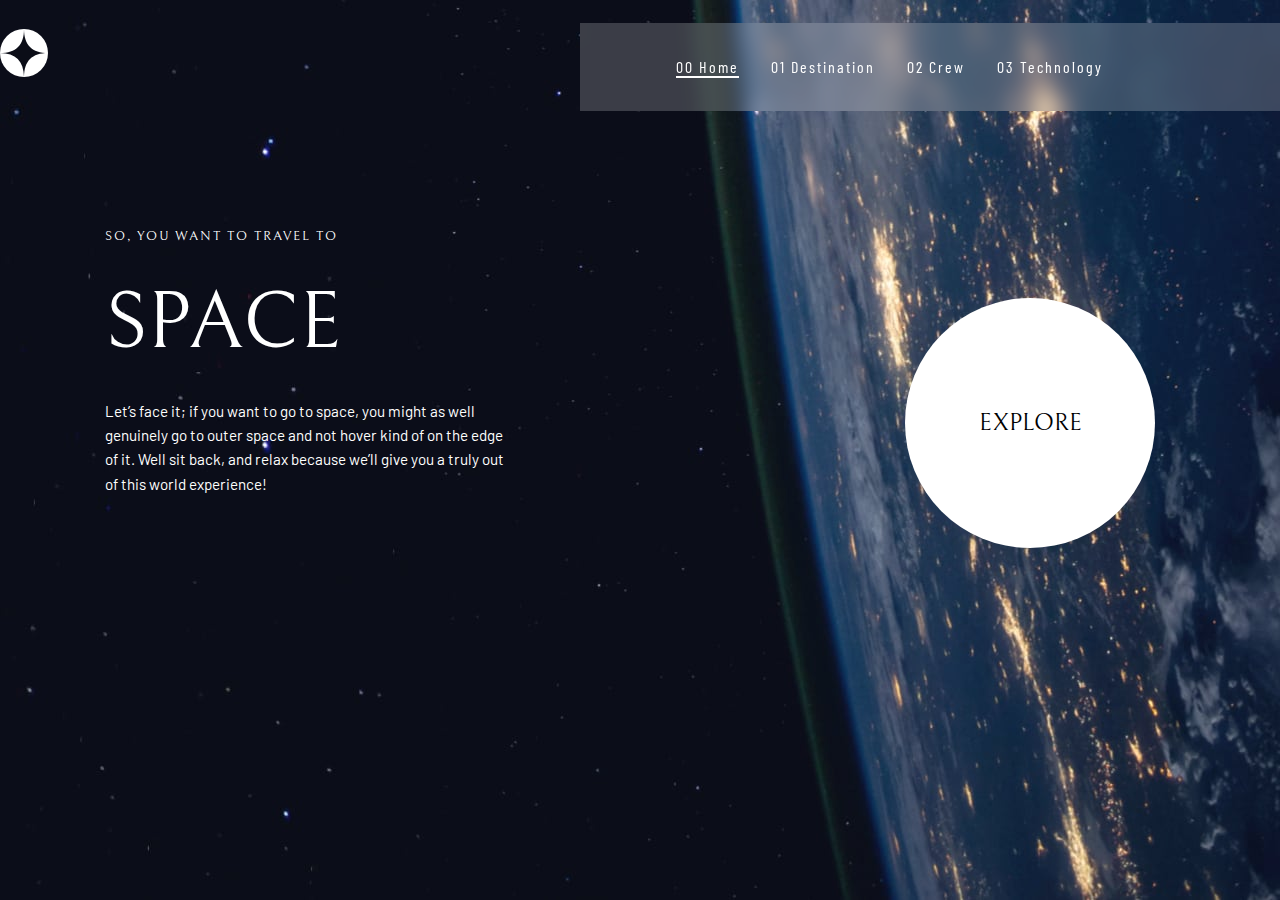
<file: starter-code/index.html>
<!DOCTYPE html>
<html lang="en">
<head>
    <meta charset="UTF-8">
    <meta name="viewport" content="width=device-width, initial-scale=1.0">
    <title>Space Tourism</title>
    <link rel="stylesheet" href="styles.css">
    <link rel="stylesheet" href="https://cdnjs.cloudflare.com/ajax/libs/font-awesome/6.4.0/css/all.min.css">
    <link href="https://fonts.googleapis.com/css2?family=Barlow:wght@400&family=Barlow+Condensed:wght@400;700&family=Bellefair&display=swap" rel="stylesheet">
    <link rel="icon" type="image/png" sizes="32x32" href="./assets/favicon-32x32.png">
</head>
<body>
    <header>
        <div class="logo">
            <img src="assets/shared/logo.svg" alt="Space Tourism Logo">

        </div>
                

        <nav>
            
             
            <ul>
                <li><a href="index.html" class="active"><span>00</span> Home</a></li>
                <li><a href="destination-europa.html"><span>01</span> Destination</a></li>
                <li><a href="crew-commander.html"><span>02</span> Crew</a></li>
                <li><a href="technology-capsule.html"><span>03</span> Technology</a></li>
            </ul>
        </nav>
         <button class="nav-toggle" aria-label="Toggle menu" aria-expanded="false">
                          <span class="line"></span>
                          <span class="line"></span>
                          <span class="line"></span>
                 </button>
    </header>

    <main class="home">
        <section class="text-section">
            <h5>So, you want to travel to</h5>
            <h1>Space</h1>
            <p>
                Let’s face it; if you want to go to space, you might as well genuinely go to 
                outer space and not hover kind of on the edge of it. Well sit back, and relax 
                because we’ll give you a truly out of this world experience!
            </p>
        </section>
        <section class="explore-btn">
            <a href="destination.html">Explore</a>
        </section>
    </main>

    <script src="script.js"></script>
</body>
</html>
</file>
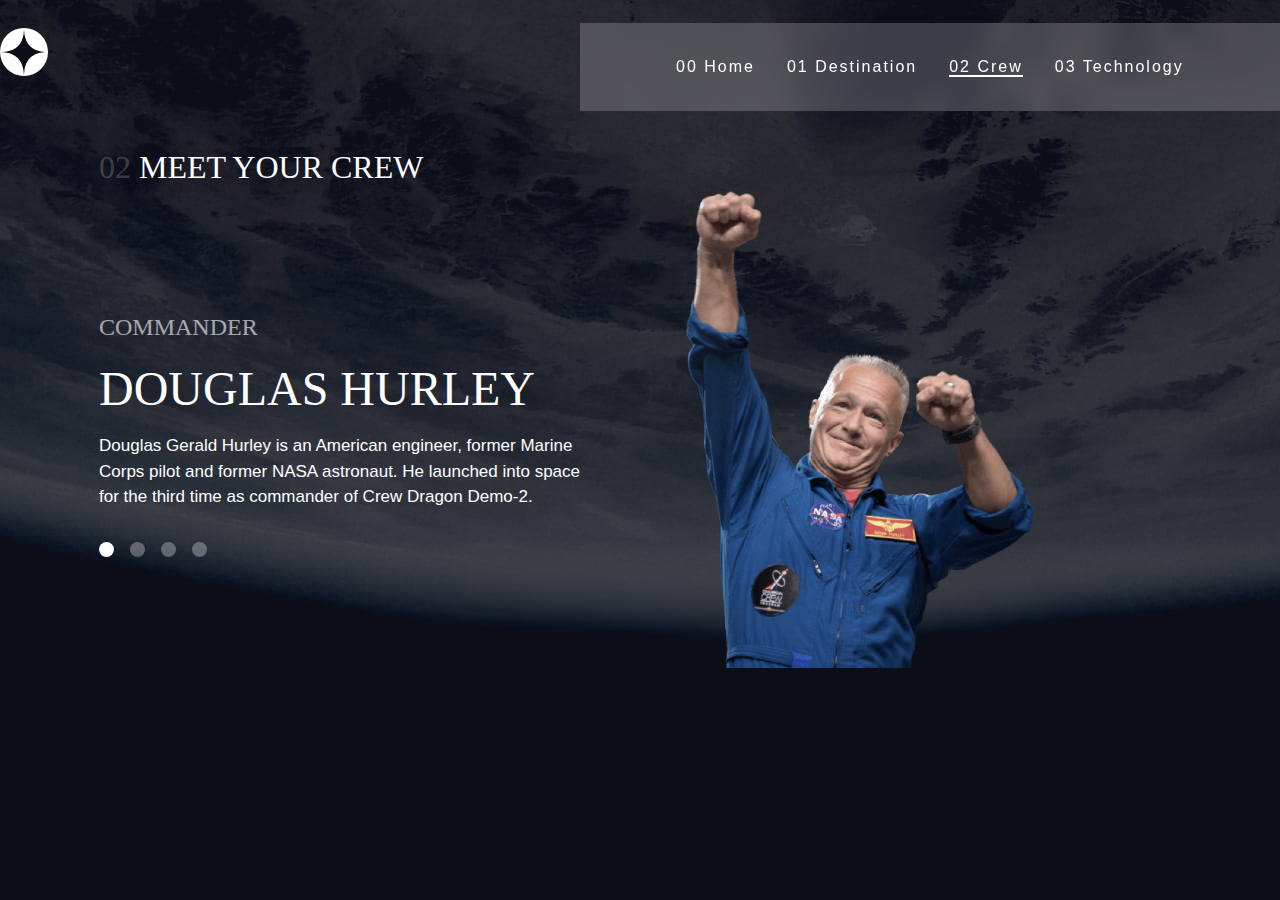
<file: starter-code/crew-commander.html>
<!DOCTYPE html>
<html lang="en">
<head>
    <meta charset="UTF-8">
    <meta name="viewport" content="width=device-width, initial-scale=1.0">
    <title>Crew | Space Tourism</title>
    
    <link rel="icon" type="image/png" sizes="32x32" href="./assets/favicon-32x32.png">
    <link rel="stylesheet" href="styles.css">
</head>
<body class="crew-body">
    <!-- Header -->
    <header>
        <div class="logo">
            <img src="assets/shared/logo.svg" alt="Logo">
        </div>
        <nav>
            <ul>
                <li><a href="index.html">00 Home</a></li>
                <li><a href="destination-europa.html">01 Destination</a></li>
                <li><a href="crew-commander.html" class="active">02 Crew</a></li>
                <li><a href="technology-capsule.html">03 Technology</a></li>
            </ul>
        </nav>
         <button class="nav-toggle" aria-label="Toggle menu" aria-expanded="false">
                          <span class="line"></span>
                          <span class="line"></span>
                          <span class="line"></span>
                 </button>
    </header>

    <!-- Main Content --> 
    <main class="crew-main">
        
        <h1 class="page-title"><span>02</span> MEET YOUR CREW</h1>

        <div class="crew-layout">
            <!-- Crew Info -->
            <div class="crew-info">
                <h2 id="crew-role">Commander</h2>
                <h3 id="crew-name">Douglas Hurley</h3>
                <p id="crew-bio">
                    Douglas Gerald Hurley is an American engineer, former Marine Corps pilot 
                    and former NASA astronaut. He launched into space for the third time as 
                    commander of Crew Dragon Demo-2.
                </p>

                <!-- Crew Selector -->
                <div class="crew-selector">
                    <button class="crew-dot active" data-crew="commander"></button>
                    <button class="crew-dot" data-crew="specialist"></button>
                    <button class="crew-dot" data-crew="pilot"></button>
                    <button class="crew-dot" data-crew="engineer"></button>
                </div>
            </div>
 
            <!-- Crew Image -->
            <div class="crew-image">
                <img id="crew-img" src="assets/crew/image-douglas-hurley.png" alt="Crew Member">
            </div>
        </div>
    </main>

    <script src="script.js"></script>
</body>
</html>
</file>
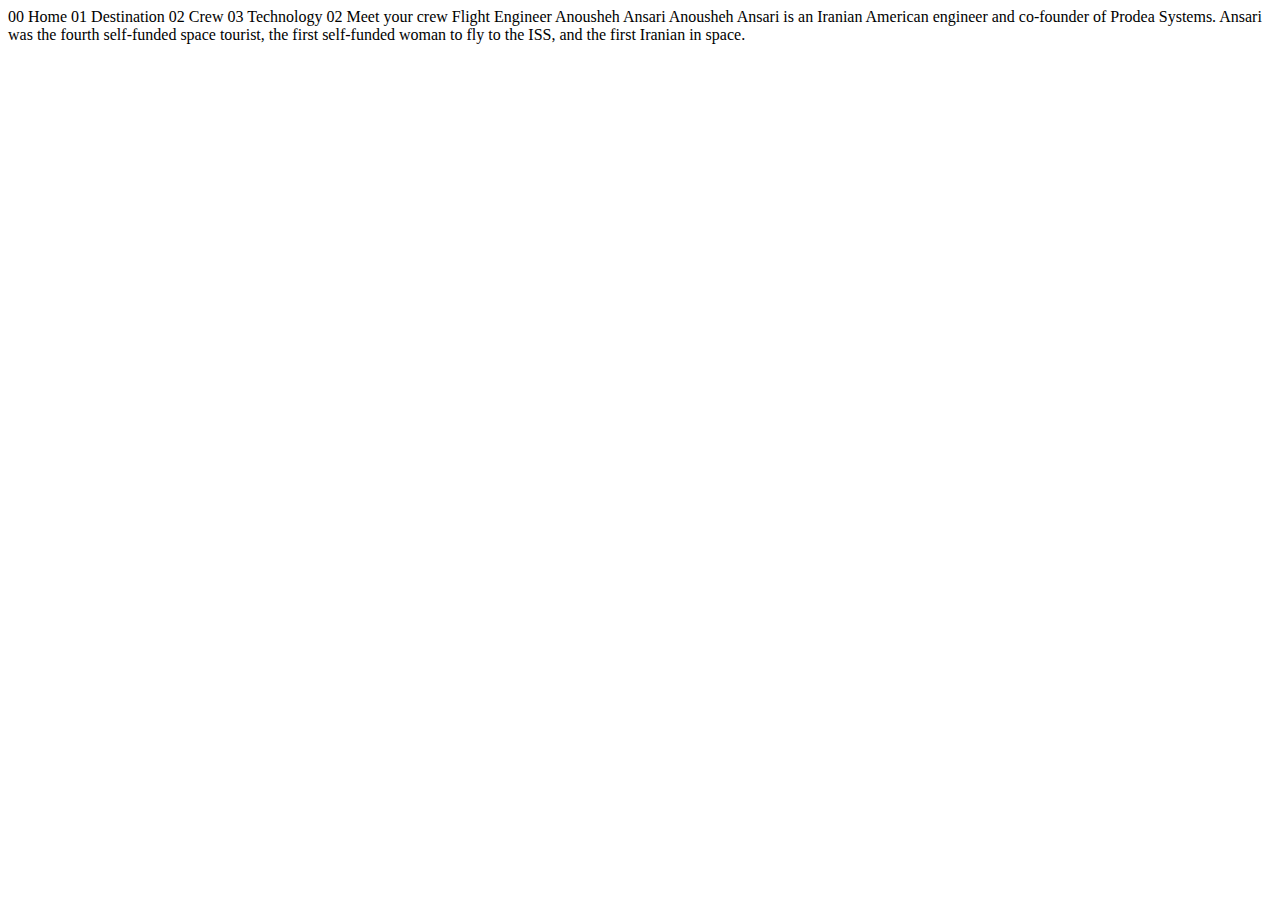
<file: starter-code/crew-engineer.html>
<!DOCTYPE html>
<html lang="en">
<head>
  <meta charset="UTF-8">
  <meta name="viewport" content="width=device-width, initial-scale=1.0">

  <link rel="icon" type="image/png" sizes="32x32" href="./assets/favicon-32x32.png">
  
  <title>Frontend Mentor | Space tourism website</title>
</head>
<body>

  00 Home
  01 Destination
  02 Crew
  03 Technology

  02 Meet your crew

  Flight Engineer
  Anousheh Ansari

  Anousheh Ansari is an Iranian American engineer and co-founder of Prodea Systems. 
  Ansari was the fourth self-funded space tourist, the first self-funded woman to 
  fly to the ISS, and the first Iranian in space. 
</body>
</html>
</file>
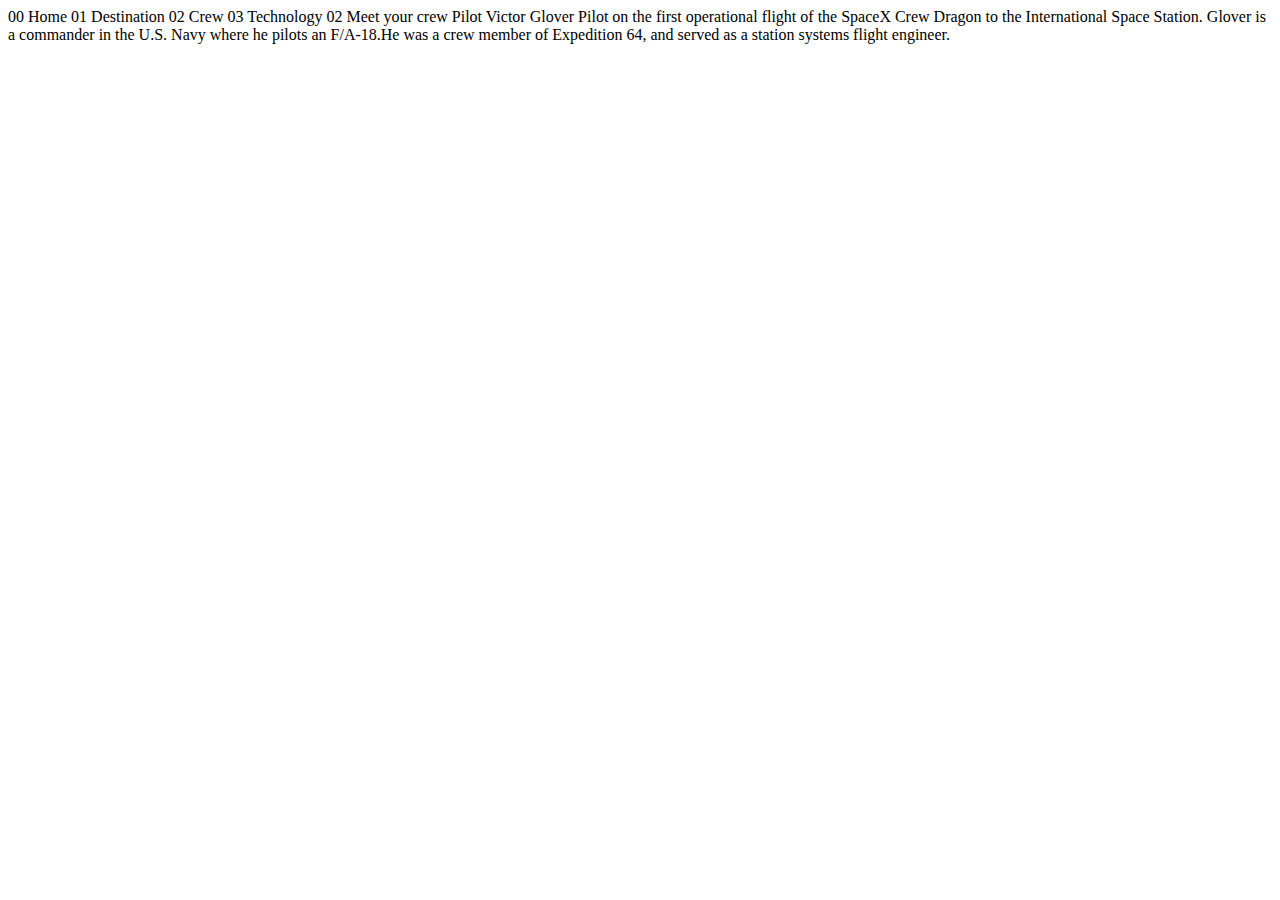
<file: starter-code/crew-pilot.html>
<!DOCTYPE html>
<html lang="en">
<head>
  <meta charset="UTF-8">
  <meta name="viewport" content="width=device-width, initial-scale=1.0">

  <link rel="icon" type="image/png" sizes="32x32" href="./assets/favicon-32x32.png">
  
  <title>Frontend Mentor | Space tourism website</title>
</head>
<body>

  00 Home
  01 Destination
  02 Crew
  03 Technology

  02 Meet your crew

  Pilot
  Victor Glover

  Pilot on the first operational flight of the SpaceX Crew Dragon to the 
  International Space Station. Glover is a commander in the U.S. Navy where 
  he pilots an F/A-18.He was a crew member of Expedition 64, and served as a 
  station systems flight engineer. 
</body>
</html>
</file>
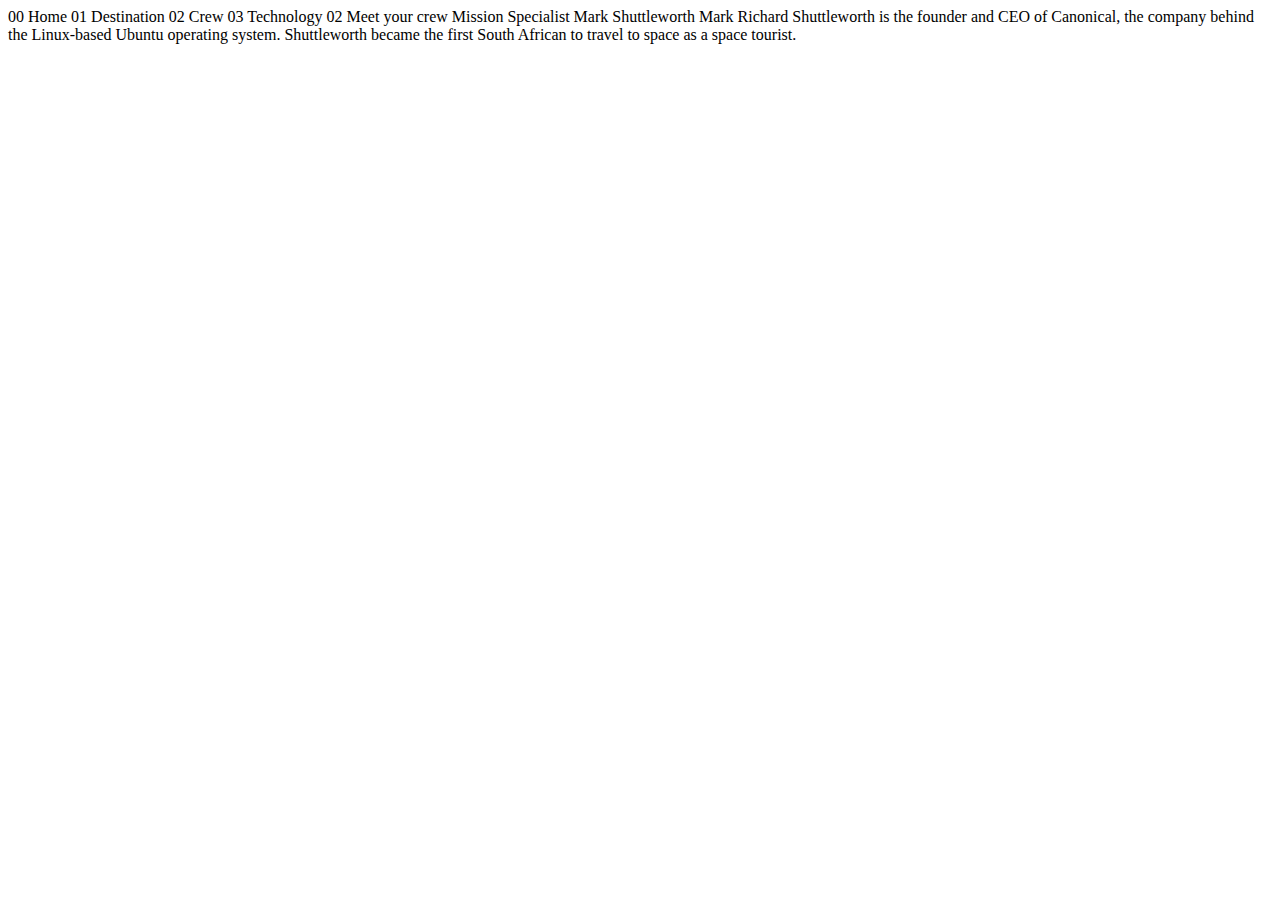
<file: starter-code/crew-specialist.html>
<!DOCTYPE html>
<html lang="en">
<head>
  <meta charset="UTF-8">
  <meta name="viewport" content="width=device-width, initial-scale=1.0">

  <link rel="icon" type="image/png" sizes="32x32" href="./assets/favicon-32x32.png">
  
  <title>Frontend Mentor | Space tourism website</title>
</head>
<body>

  00 Home
  01 Destination
  02 Crew
  03 Technology

  02 Meet your crew

  Mission Specialist
  Mark Shuttleworth

  Mark Richard Shuttleworth is the founder and CEO of Canonical, the company behind 
  the Linux-based Ubuntu operating system. Shuttleworth became the first South 
  African to travel to space as a space tourist.
</body>
</html>
</file>
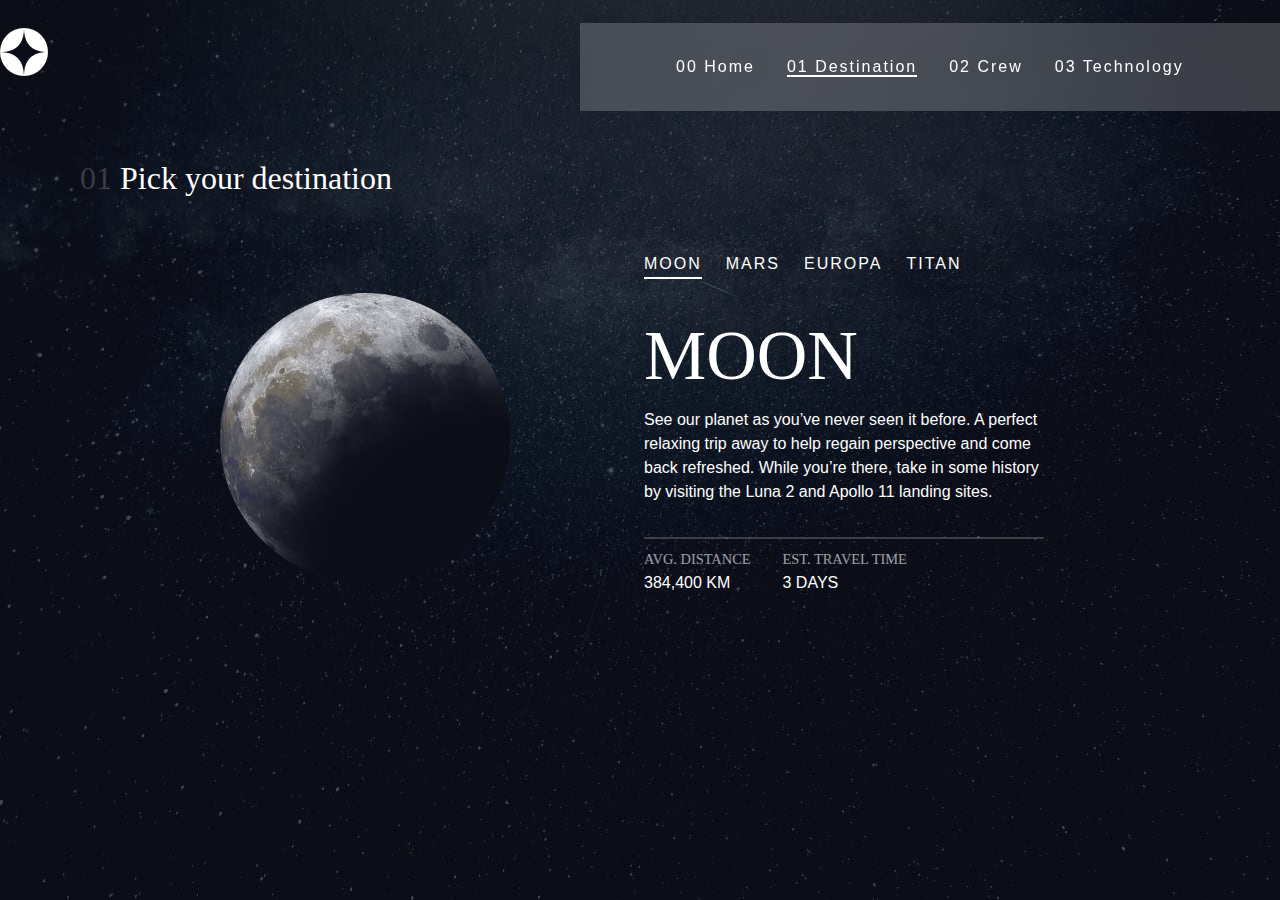
<file: starter-code/destination-europa.html>
<!DOCTYPE html>
<html lang="en">
<head>
    <meta charset="UTF-8">
    <meta name="viewport" content="width=device-width, initial-scale=1.0">
    <title>Destination | Space Tourism</title>
    <link rel="stylesheet" href="styles.css">
</head>
<body class="destination-body">
    <!-- Header -->
    <header>
        <div class="logo">
            <img src="assets/shared/logo.svg" alt="Logo">
        </div>
        
        <nav>
            <ul>
                <li><a href="index.html">00 Home</a></li>
                <li><a href="destination-europa.html" class="active">01 Destination</a></li>
                <li><a href="crew-commander.html">02 Crew</a></li>
                <li><a href="technology-capsule.html">03 Technology</a></li>
            </ul>
        </nav>
         <button class="nav-toggle" aria-label="Toggle menu" aria-expanded="false">
                          <span class="line"></span>
                          <span class="line"></span>
                          <span class="line"></span>
                 </button>
    </header>

    <!-- Main -->
    <main class="destination-main">
      
        <h1 class="page-title"><span>01</span> Pick your destination</h1>

        <div class="destination-layout">
            <!-- Destination Image -->
            <div class="destination-image">
                <img id="planet-img" src="assets/destination/image-moon.png" alt="Moon">
            </div>

            <!-- Destination Info -->
            <div class="destination-info">
                <!-- Tabs -->
                <div class="destination-tabs">
                    <button class="dest-btn active" data-planet="moon">Moon</button>
                    <button class="dest-btn" data-planet="mars">Mars</button>
                    <button class="dest-btn" data-planet="europa">Europa</button>
                    <button class="dest-btn" data-planet="titan">Titan</button>
                </div>

                <!-- Planet Content -->
                <h2 id="planet-name">MOON</h2>
                <p id="planet-description">
                    See our planet as you’ve never seen it before. A perfect relaxing trip away to help regain perspective 
                    and come back refreshed. While you’re there, take in some history by visiting the Luna 2 and Apollo 11 
                    landing sites.
                </p>
                   <div class="border"></div>
                <div class="destination-stats">
                  
                    <div>
                        <h3>Avg. Distance</h3>
                        <p id="planet-distance">384,400 KM</p>
                    </div>
                    <div>
                        <h3>Est. Travel Time</h3>
                        <p id="planet-time">3 DAYS</p>
                    </div>
                </div>
            </div>
        </div>
    </main>

    <script src="script.js"></script>
</body>
</html>
</file>
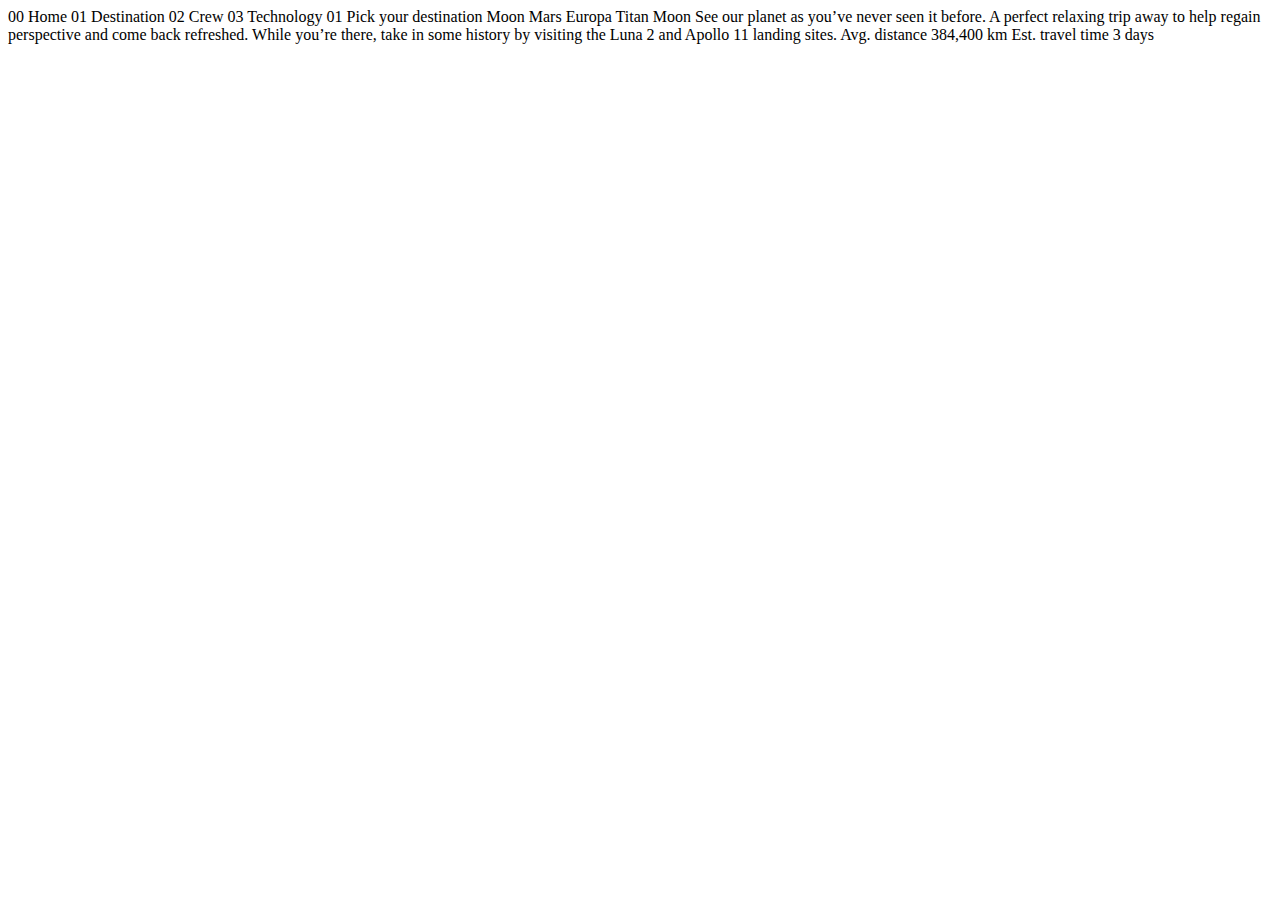
<file: starter-code/destination-moon.html>
<!DOCTYPE html>
<html lang="en">
<head>
  <meta charset="UTF-8">
  <meta name="viewport" content="width=device-width, initial-scale=1.0">

  <link rel="icon" type="image/png" sizes="32x32" href="./assets/favicon-32x32.png">
  
  <title>Frontend Mentor | Space tourism website</title>
</head>
<body>

  00 Home
  01 Destination
  02 Crew
  03 Technology

  01 Pick your destination

  Moon
  Mars
  Europa
  Titan

  Moon

  See our planet as you’ve never seen it before. A perfect relaxing trip away to help 
  regain perspective and come back refreshed. While you’re there, take in some history 
  by visiting the Luna 2 and Apollo 11 landing sites.

  Avg. distance
  384,400 km

  Est. travel time
  3 days
</body>
</html>
</file>
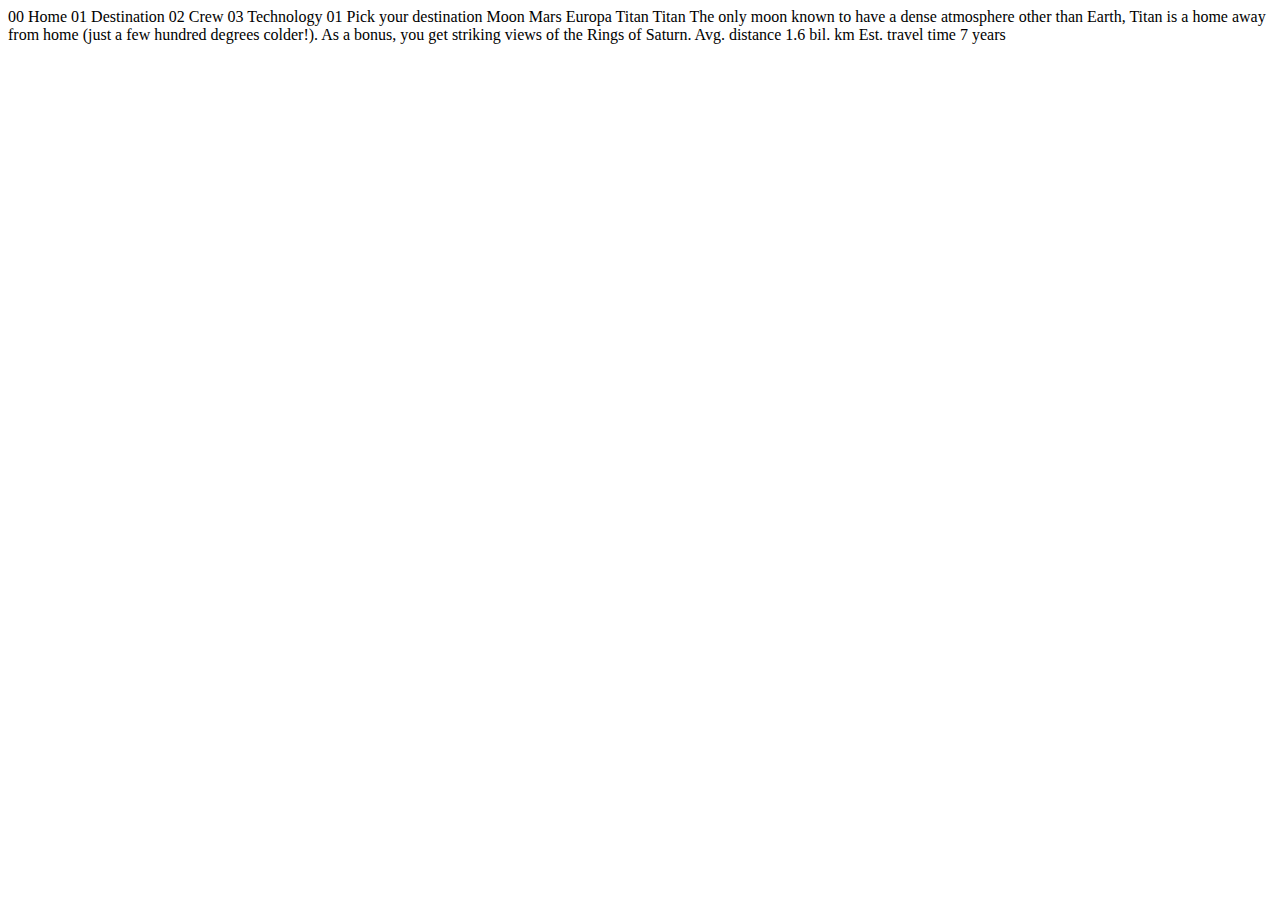
<file: starter-code/destination-titan.html>
<!DOCTYPE html>
<html lang="en">
<head>
  <meta charset="UTF-8">
  <meta name="viewport" content="width=device-width, initial-scale=1.0">

  <link rel="icon" type="image/png" sizes="32x32" href="./assets/favicon-32x32.png">
  
  <title>Frontend Mentor | Space tourism website</title>
</head>
<body>

  00 Home
  01 Destination
  02 Crew
  03 Technology

  01 Pick your destination

  Moon
  Mars
  Europa
  Titan

  Titan

  The only moon known to have a dense atmosphere other than Earth, Titan 
  is a home away from home (just a few hundred degrees colder!). As a 
  bonus, you get striking views of the Rings of Saturn.

  Avg. distance
  1.6 bil. km

  Est. travel time
  7 years
</body>
</html>
</file>
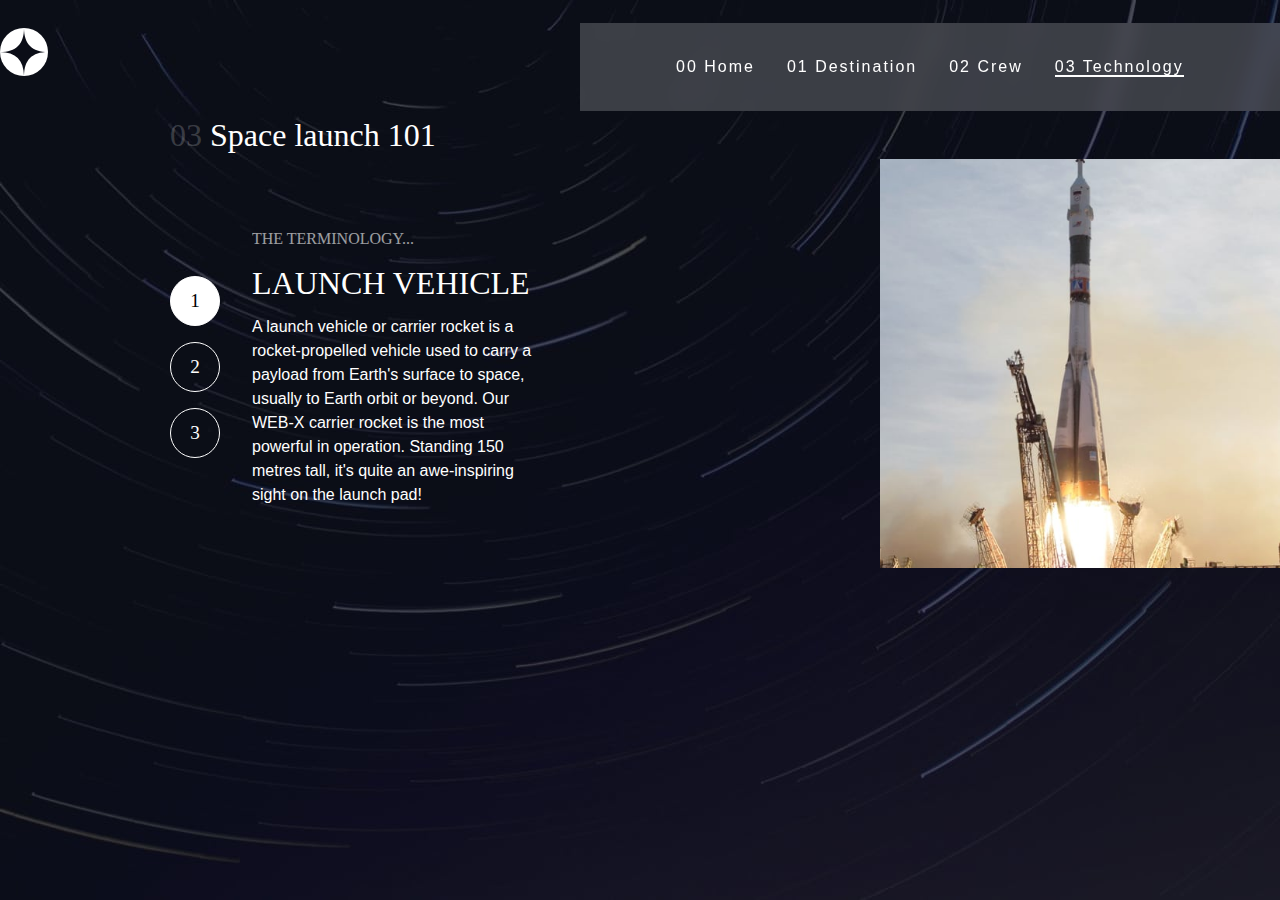
<file: starter-code/technology-capsule.html>
<!DOCTYPE html>
<html lang="en">
<head>
    <meta charset="UTF-8">
    <meta name="viewport" content="width=device-width, initial-scale=1.0">
    <title>Technology | Space Tourism</title>
    
    <link rel="icon" type="image/png" sizes="32x32" href="./assets/favicon-32x32.png">
    <link rel="stylesheet" href="styles.css">
</head>
<body class="technology-body">
    <!-- Header -->
    <header>
        <div class="logo">
            <img src="assets/shared/logo.svg" alt="Logo">
        </div>
        <nav>
            <ul>
                <li><a href="index.html">00 Home</a></li>
                <li><a href="destination-europa.html">01 Destination</a></li>
                <li><a href="crew-commander.html">02 Crew</a></li>
                <li><a href="technology-capsule.html" class="active">03 Technology</a></li>
            </ul>
        </nav>
         <button class="nav-toggle" aria-label="Toggle menu" aria-expanded="false">
                          <span class="line"></span>
                          <span class="line"></span>
                          <span class="line"></span>
                 </button>
    </header>

    <!-- Main Content -->
    <main class="technology-main">
        <h1 class="page-title"><span>03</span> Space launch 101</h1>

        <div class="technology-layout">
            <!-- Technology Selector -->
            <div class="technology-selector">
                <button class="tech-btn active" data-tech="vehicle">1</button>
                <button class="tech-btn" data-tech="spaceport">2</button>
                <button class="tech-btn" data-tech="capsule">3</button>
            </div>

            <!-- Technology Info -->
            <div class="technology-info">
                <h2>The terminology...</h2>
                <h3 id="tech-name">Launch vehicle</h3>
                <p id="tech-description">
                    A launch vehicle or carrier rocket is a rocket-propelled vehicle used to carry a payload 
                    from Earth's surface to space, usually to Earth orbit or beyond. Our WEB-X carrier rocket 
                    is the most powerful in operation. Standing 150 metres tall, it's quite an awe-inspiring sight on the launch pad!
                </p>
            </div>

            <!-- Technology Image -->
            <div class="technology-image">
                <img id="tech-img" src="assets/technology/image-launch-vehicle-portrait.jpg" alt="Launch Vehicle">
            </div>
        </div>
    </main>

    <script src="script.js"></script>
</body>
</html>
</file>
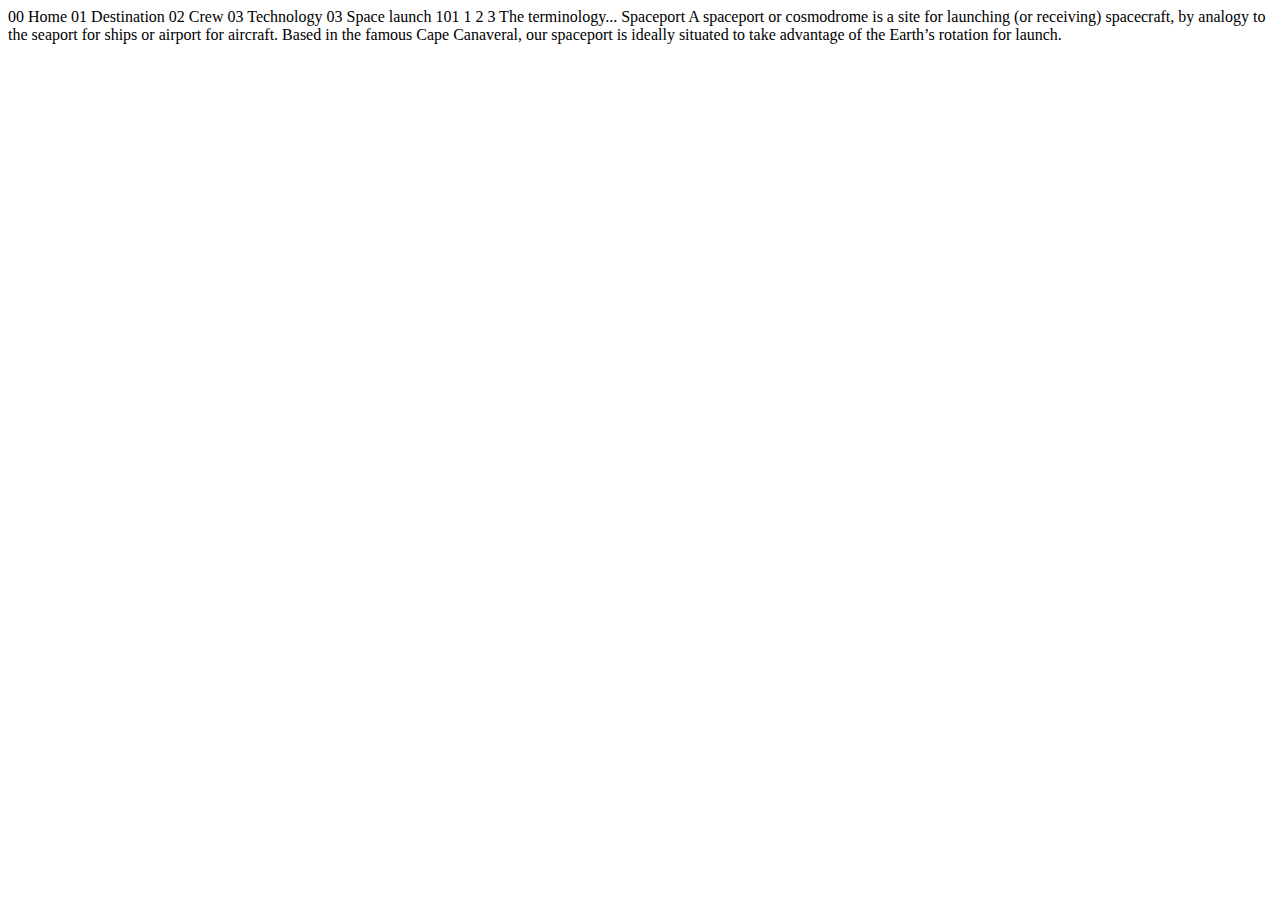
<file: starter-code/technology-spaceport.html>
<!DOCTYPE html>
<html lang="en">
<head>
  <meta charset="UTF-8">
  <meta name="viewport" content="width=device-width, initial-scale=1.0">

  <link rel="icon" type="image/png" sizes="32x32" href="./assets/favicon-32x32.png">
  
  <title>Frontend Mentor | Space tourism website</title>
</head>
<body>

  00 Home
  01 Destination
  02 Crew
  03 Technology

  03 Space launch 101

  1
  2
  3

  The terminology...
  Spaceport

  A spaceport or cosmodrome is a site for launching (or receiving) spacecraft, 
  by analogy to the seaport for ships or airport for aircraft. Based in the 
  famous Cape Canaveral, our spaceport is ideally situated to take advantage 
  of the Earth’s rotation for launch.
</body>
</html>
</file>
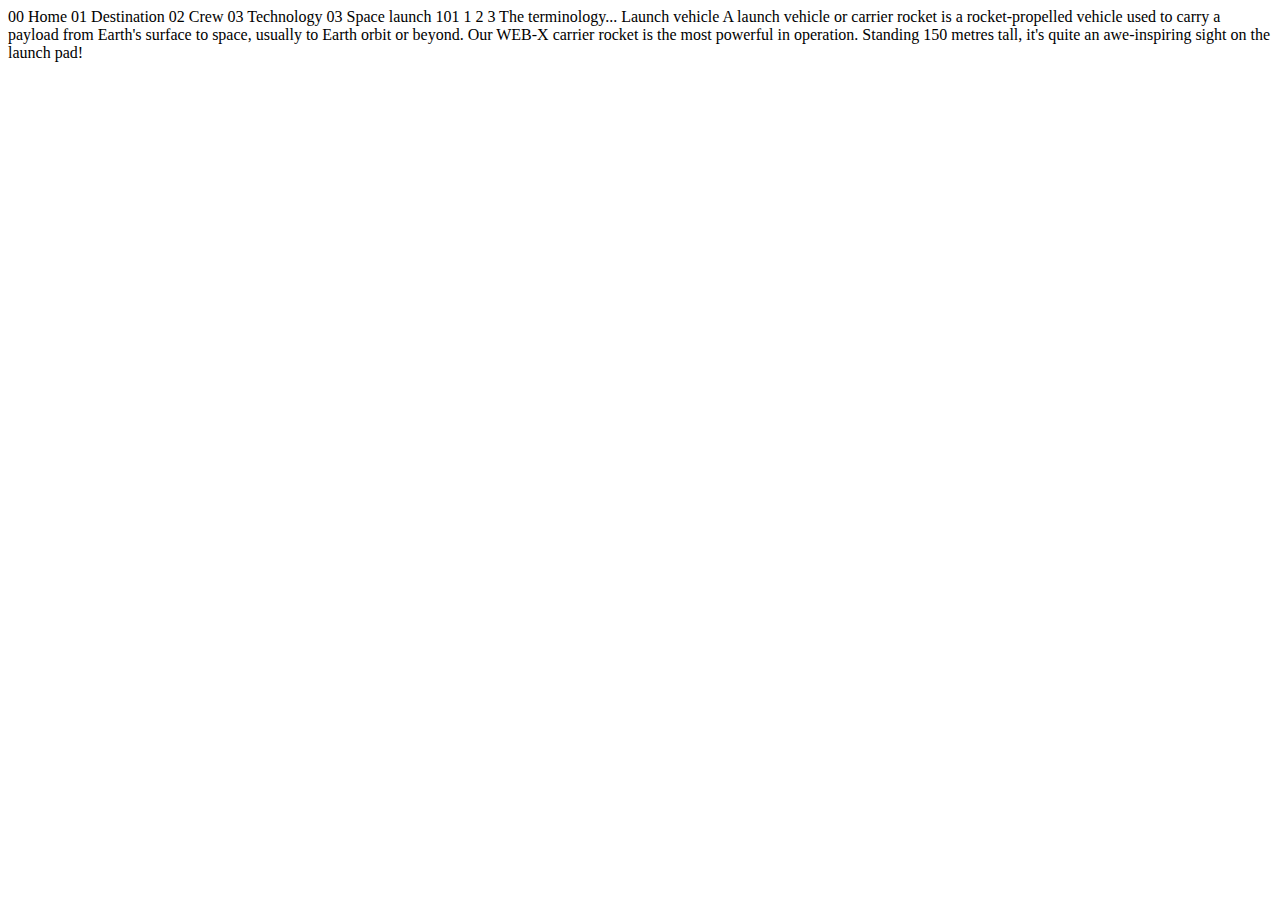
<file: starter-code/technology-vehicle.html>
<!DOCTYPE html>
<html lang="en">
<head>
  <meta charset="UTF-8">
  <meta name="viewport" content="width=device-width, initial-scale=1.0">

  <link rel="icon" type="image/png" sizes="32x32" href="./assets/favicon-32x32.png">
  
  <title>Frontend Mentor | Space tourism website</title>
</head>
<body>

  00 Home
  01 Destination
  02 Crew
  03 Technology

  03 Space launch 101

  1
  2
  3

  The terminology...
  Launch vehicle

  A launch vehicle or carrier rocket is a rocket-propelled vehicle used to carry a 
  payload from Earth's surface to space, usually to Earth orbit or beyond. Our 
  WEB-X carrier rocket is the most powerful in operation. Standing 150 metres tall, 
  it's quite an awe-inspiring sight on the launch pad!
</body>
</html>
</file>
<file: starter-code/styles.css>
* {
    margin: 0;
    padding: 0;
    box-sizing: border-box;
}
/* Headings & Buttons */
h1, h2, h3, h4, h5, button, .explore-btn a {
    font-family: 'Bellefair', serif;
    font-weight: 400;
}

/* Subheadings, nav links, tabs */
nav a, .destination-tabs button, .crew-selector button {
    font-family: 'Barlow Condensed', sans-serif;
    font-weight: 400;
    letter-spacing: 2px;
}

/* Body text */
body, p {
    font-family: 'Barlow', sans-serif;
    font-weight: 400;
    line-height: 1.5;
}

body {
    
    color: white;
    background: url('assets/home/background-home-desktop.jpg') no-repeat center center/cover;
    min-height: 100vh;
}

header {
    display: flex;
    align-items: center;
    justify-content: space-between;
   
}
nav{
    padding: 2rem 6rem;
    margin-top: 23px;
    width: 700px;
     backdrop-filter: blur(10px);
     background-color: #ffffff33;
}
header ul {
    list-style: none;
    display: flex;
    gap: 2rem;
}

header a {
    color: white;
    text-decoration: none;
    
}

header a.active {
    border-bottom: 2px solid white;
    position: relative;

}
    
.home {
    display: flex;
    justify-content: space-between;
    align-items: center;
    padding: 4rem 2rem;
}

.text-section {
    max-width: 400px;
    margin-left: 73px;
}

.text-section h5 {
    
    letter-spacing: 2px;
    text-transform: uppercase;
}

.text-section h1 {
    font-size: 5rem;
    text-transform: uppercase;
    margin: 1rem 0;
}

.text-section p {
    line-height: 1.6;
    font-size: .95rem;
}
.explore-btn {
    display: flex;
    justify-content: center;
    align-items: center;
    width: 250px;
    height: 250px;
    background: white;
    color: black;
    border-radius: 50%;
    font-size: 2rem;
    margin-top:  123px;
    margin-right:  93px;
    text-transform: uppercase;
    text-decoration: none;
    transition: box-shadow 0.3s ease;
}
.explore-btn a {
    display: inline-block;
    background: white;
    color: black;
    padding: 2rem 3rem;
    border-radius: 50%;
    font-size: 1.5rem;
    text-transform: uppercase;
    text-decoration: none;
}

    .destination-stats {
        flex-direction: row; /* Stats side by side on bigger screens */
    }
/* Destination Page */
body.destination-body {
    background: url('assets/destination/background-destination-desktop.jpg') no-repeat center center/cover;
    color: white;
}

.destination-layout {
    display: flex;
    gap: 4rem;
    align-items: center;
}

.destination-tabs {
    display: flex;
    gap: 1.5rem;
    margin-bottom: 1.5rem;
    
}

.dest-btn {
    background: transparent;
    border: none;
    color: white;
    font-size: 1rem;
    text-transform: uppercase;
    letter-spacing: 2px;
    cursor: pointer;
    padding-bottom: 0.25rem;
    border-bottom: 2px solid transparent;
}
.destination-info{
    width: 400px;
}
.destination-info h2{
    font-size: 70px;
}
.destination-info p{
    margin-bottom: 33px;
    line-height: 1.5;
}
.dest-btn.active {
    border-color: white;
}

.destination-stats {
    display: flex;
    gap: 2rem;
    margin-top: 9px;
}
.destination-main h1{
     margin-top: 43px;
     margin-bottom: 53px;
     margin-left: 80px;
}
.destination-main h1 span{
    color: #ffffff33;
}
.destination-stats h3 {
    text-transform: uppercase;
    font-size: 0.9rem;
    opacity: 0.6;
}

.planet {
    width: 250px; /* reduce this to make it smaller */
    max-width: 100%;
}
.destination-image{
    margin-left: 220px;
    margin-right: 70px;
}
.destination-image img {
    width: 290px; /* adjust as needed */
}
.destination-stats {
    border-top: 1px solid wheat;
}
.destination-stats {
    border-top: 1px solid transparent;
}
.border{
    border: 1px solid #ffffff33;
    margin-bottom: 4px;
    
}
/* Crew Page */
body.crew-body {
    background: url('assets/crew/background-crew-desktop.jpg') no-repeat center center/cover;
    color: white;
    min-height: 100vh;
}

.crew-main {
    padding: 2rem;
    margin-left: 67px;
    width: 1000px;
    
    
}
.crew-main h1 span{
    color: #ffffff33;
}
.crew-layout {
    display: flex;
    align-items: center;
    justify-content: space-between;
    gap: 4rem;
}

.crew-info h2 {
    font-size: 1.5rem;
    text-transform: uppercase;
    opacity: 0.6;
}

.crew-info h3 {
    font-size: 3rem;
    margin: 0.5rem 0;
    text-transform: uppercase;
}
.crew-info {
    width: 500px;
    
}
.crew-info p{
    line-height: 1.5;
    font-size: 17px;
}
.crew-selector {
    display: flex;
    gap: 1rem;
    margin-top: 2rem;
}

.crew-dot {
    width: 15px;
    height: 15px;
    border-radius: 50%;
    background: white;
    opacity: 0.3;
    border: none;
    cursor: pointer;
}

.crew-dot.active {
    opacity: 1;
}

.crew-image img {
    max-width: 350px;
}
/* Technology Page */
body.technology-body {
    background: url('assets/technology/background-technology-desktop.jpg') no-repeat center center/cover;
    color: white;
}

.technology-layout {
    display: flex;
    align-items: center;
    gap: 2rem;
    
    
}
.technology-main{
    margin-left: 170px;
}
.technology-main h1 span{
    color: #ffffff33;
}
.technology-info p{
    line-height: 1.5;
    
}
.technology-image{
    margin-left: 300px;
}
.technology-selector {
    display: flex;
    flex-direction: column;
    gap: 1rem;
}

.tech-btn {
    width: 50px;
    height: 50px;
    border-radius: 50%;
    background: transparent;
    border: 1px solid white;
    color: white;
    font-size: 1.2rem;
    cursor: pointer;
}

.tech-btn.active {
    background: white;
    color: black;
}

.technology-info h2 {
    font-size: 1rem;
    text-transform: uppercase;
    opacity: 0.6;
}

.technology-info h3 {
    font-size: 2rem;
    margin: 0.5rem 0;
    text-transform: uppercase;
}

.technology-image img {
    max-width: 400px;
}
/* ======= MOBILE/TABLET NAV (non-breaking) ======= */

/* Hide the toggle by default (desktop) */
.nav-toggle { display: none; }

/* Toggle icon styling */
.nav-toggle .line{
  display: block;
  width: 22px;
  height: 2px;
  background: #fff;
  margin: 5px 0;
  transition: transform .25s ease, opacity .25s ease;
}

/* Tablet & down */
@media (max-width: 768px){
  header{ position: relative; }

  /* Show hamburger */
  .nav-toggle{
    display: grid;
    place-items: center;
    width: 44px;
    height: 44px;
    background: transparent;
    border: 0;
    cursor: pointer;
    margin-right: 1rem;
    z-index: 1001;
  }
  body {
      background: url('assets/home/background-home-mobile.jpg') no-repeat center center/cover;
  }
  .home{
    display: block;
  }
  .destination-layout{
    flex-direction: column;
    margin-left: 43px;
  }
  .home .explore-btn{
    margin-left: 106px;
  }
nav{
    background: none;
    backdrop-filter: none;
}
  /* Override your desktop nav for small screens */
  header ul{
    /* hidden by default on small screens */
    display: none;
    flex-direction: column;
    gap: 1rem;
    position: absolute;
    top: 100%;
    right: 0;
    width: min(80vw, 320px);
    padding: 1.25rem;
    margin: 0;
    background: rgba(255,255,255,0.08);
    backdrop-filter: blur(10px);
    -webkit-backdrop-filter: blur(10px);
    border-left: 1px solid rgba(255,255,255,0.15);
    border-bottom: 1px solid rgba(255,255,255,0.15);
    border-top-left-radius: 8px;
    z-index: 1000;
  }
header ul li{
margin-left: 96px;
}
.destination-image{
    
    margin-right: 220px;}


.crew-main{
    max-width: 500px;
}

.crew-layout {
    flex-direction: column; /* stack vertically */
    
  }

.crew-image {
    order: -1;
    margin-top: 40px;
    margin-right: 100px;
  }
.crew-info p{
    font-size: 17px;
    padding-right: 26px;
}
  /* Show when toggled */
  header ul.show{ 
    display: flex;
    order: -2;
 }
  
  .technology-layout{
    flex-direction: column;
    
  }
 .technology-selector {
    
    flex-direction: row;
    gap: 2rem;
    margin-right: 80px;
    
}
  .technology-body{
    max-width: 500px;
  }
  .technology-image{
    margin-top: 60px;
    margin-right: 400px;
    order: -1;
    
}
}

/* Fancy X animation for the icon when open */
.nav-toggle.is-open .line:nth-child(1){ transform: translateY(7px) rotate(45deg); }
.nav-toggle.is-open .line:nth-child(2){ opacity: 0; }
.nav-toggle.is-open .line:nth-child(3){ transform: translateY(-7px) rotate(-45deg); }


/* Tablet view: hide the numbers in nav but keep menu visible */
@media (min-width: 769px) and (max-width: 1024px) {

    header  ul {
        display: flex !important; /* ensure visible */
        flex-direction: row;
        position: static;
        background: none;
        backdrop-filter: none;
        padding: 0;
    }
    header ul li a span {
        display: none; /* hide 00, 01, etc. */
    }
    .nav-toggle {
        display: none; /* hide hamburger on tablet */
    }
    body{
    background-image: url('assets/home/background-home-tablet.jpg');
}
 .home{
    flex-direction: column;
  }
   .destination-layout{
    flex-direction: column;
    margin-left: 43px;
  }
.destination-image{
    
    margin-right: 220px;}


.crew-main{
    max-width: 500px;
}

.crew-layout {
    flex-direction: column; /* stack vertically */
    
  }

.crew-image {
    
    margin-top: 40px;
    margin-right: 100px;
  }
.crew-info p{
    font-size: 17px;
    padding-right: 26px;
}
  /* Show when toggled */
  header ul.show{ 
    display: flex;
    
 }
  
  .technology-layout{
    flex-direction: column;
    
  }
 .technology-selector {
    
    flex-direction: row;
    gap: 2rem;
    margin-right: 80px;
    
}
  .technology-image{
    margin-top: 60px;
    margin-right: 400px;
    order: -1;
    
    
}
.technology-main .page-title{
    margin-bottom: 70px;
}
}


/* Desktop: show numbers again */
@media (min-width: 1025px) {
    header ul li a span {
        display: inline;
    }
}
</file>
